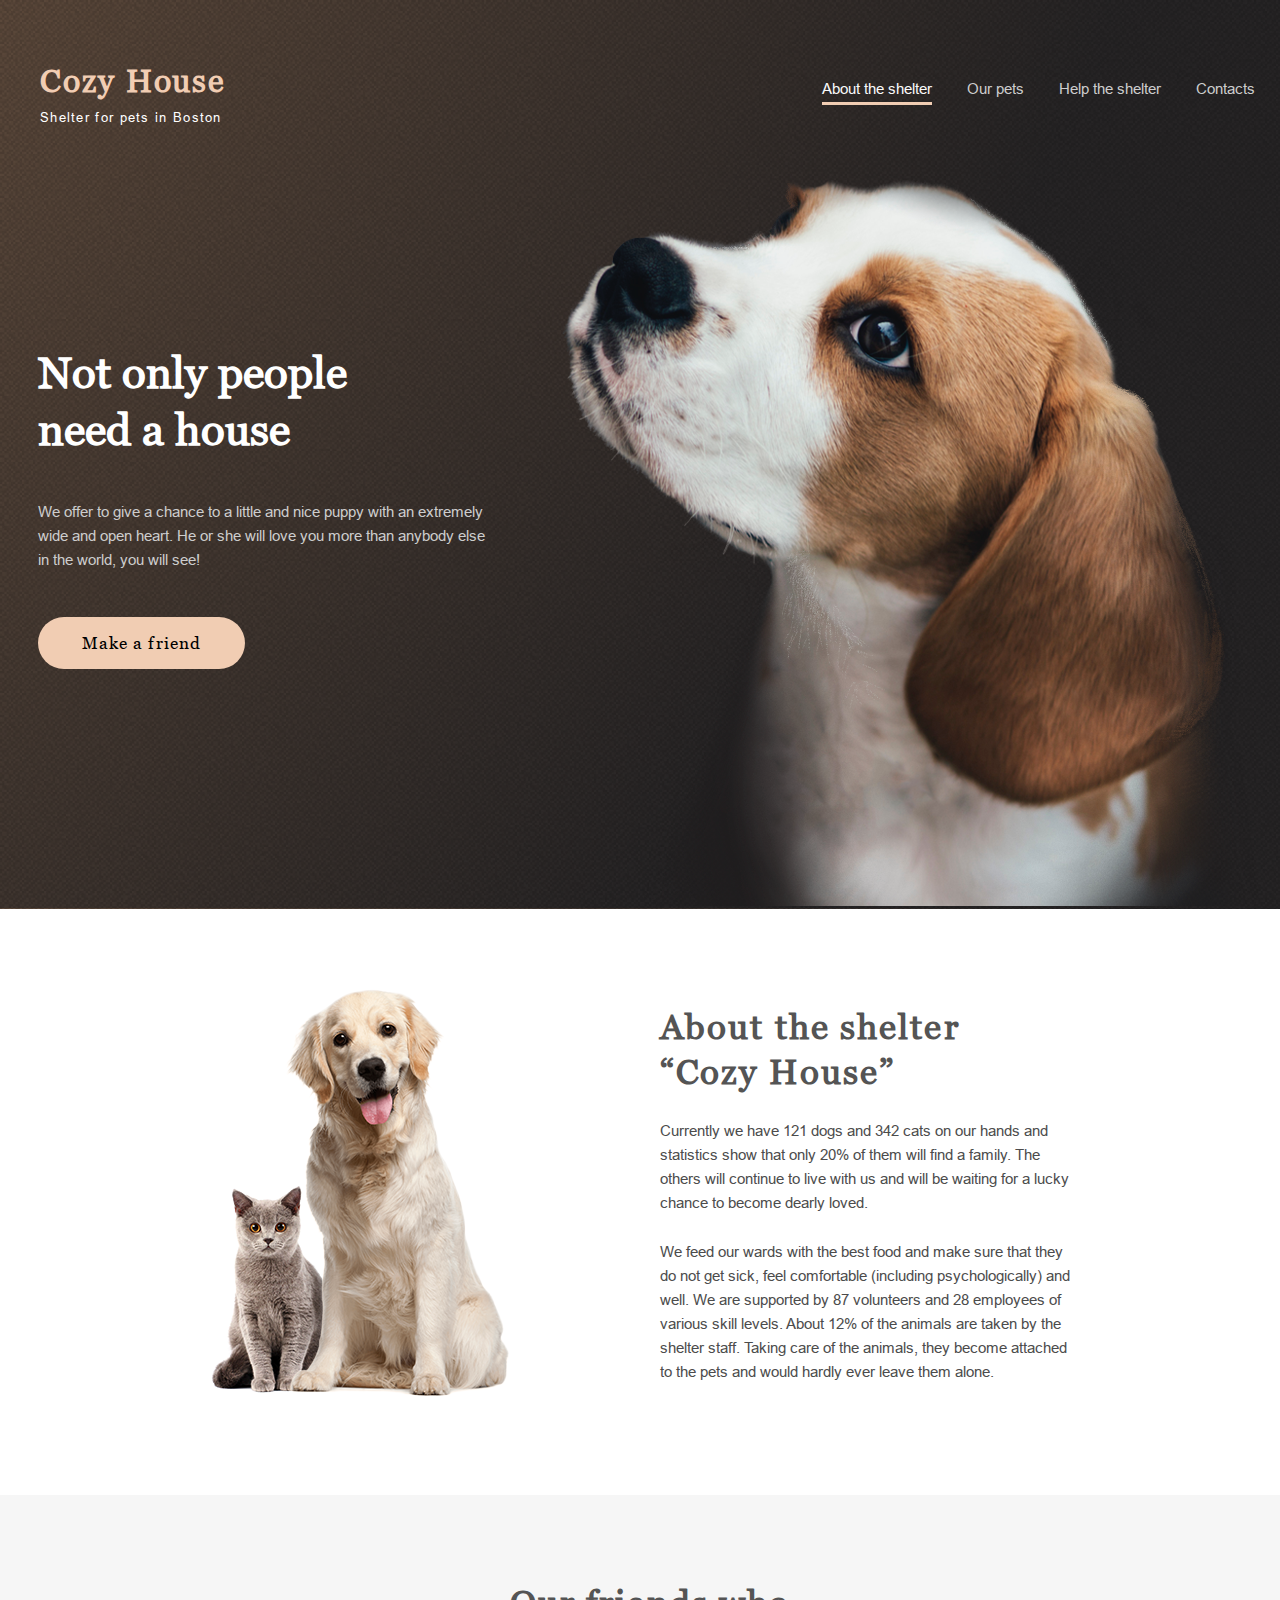
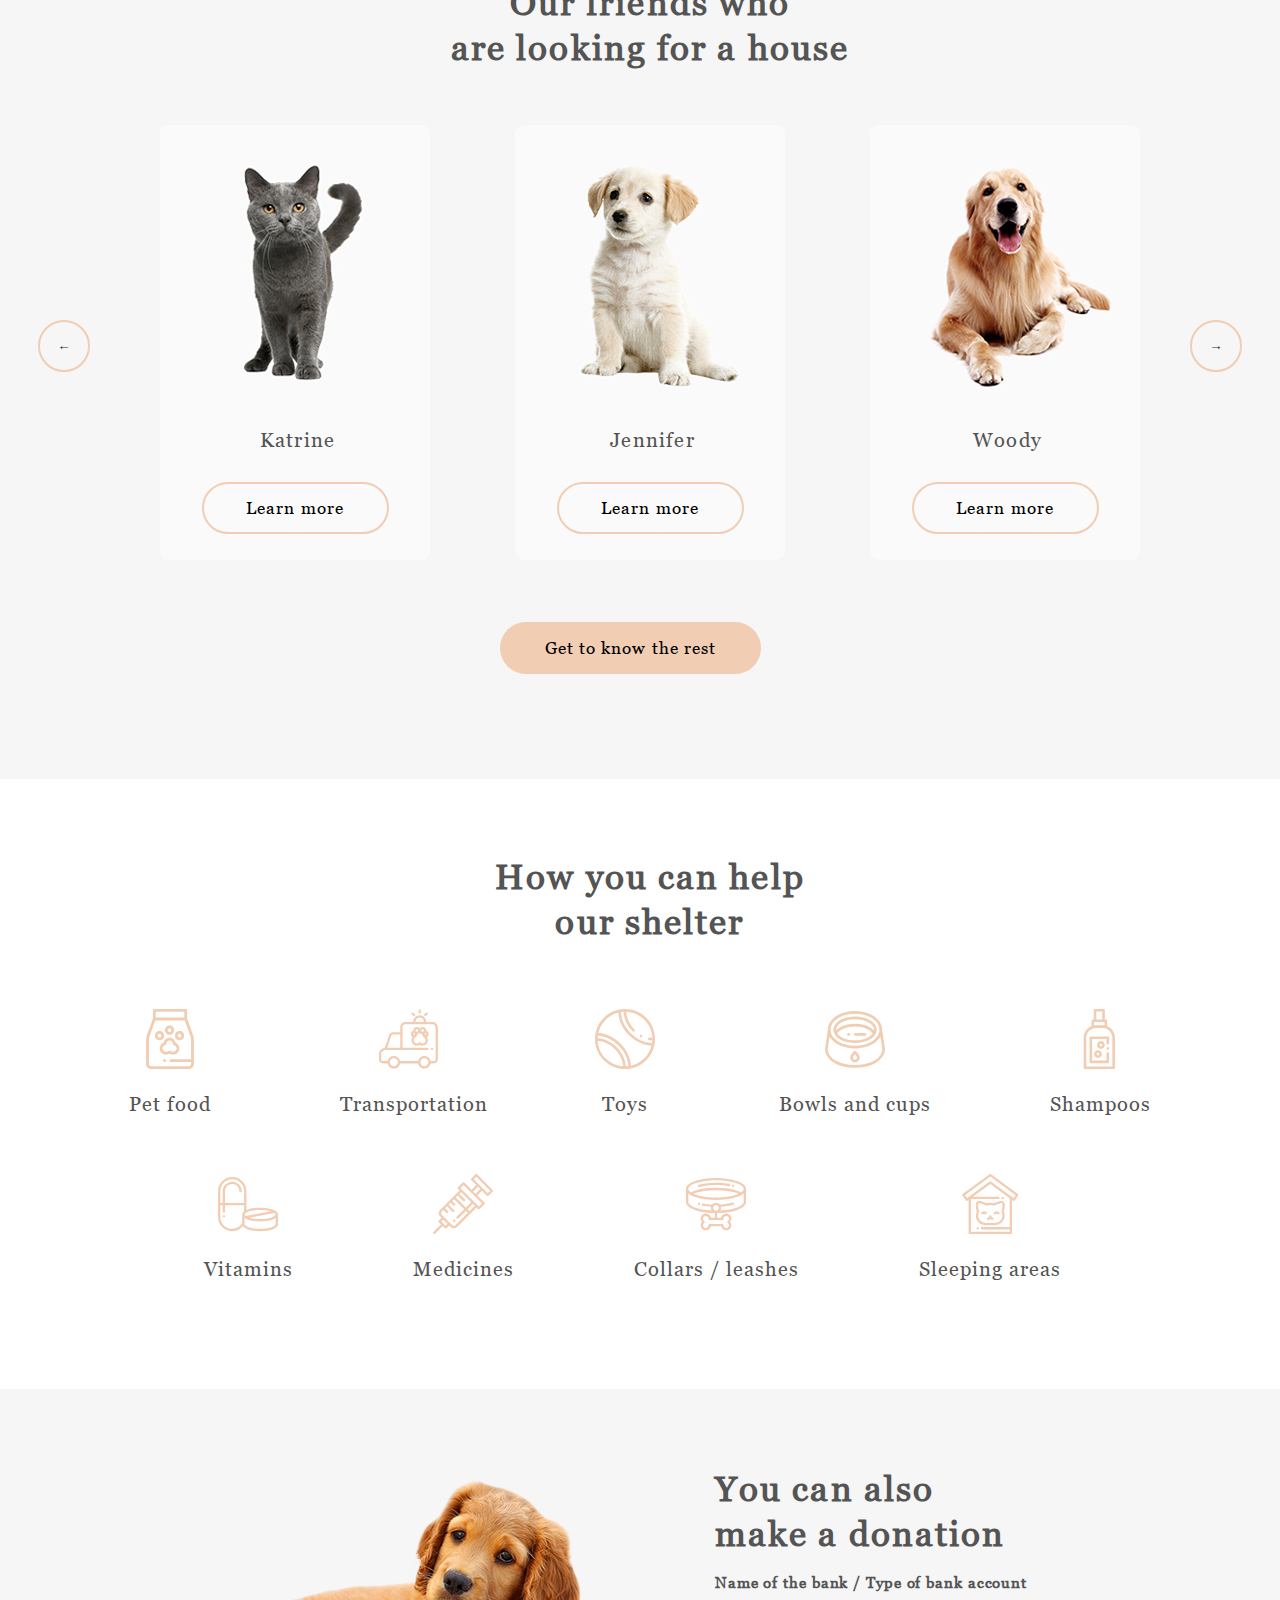
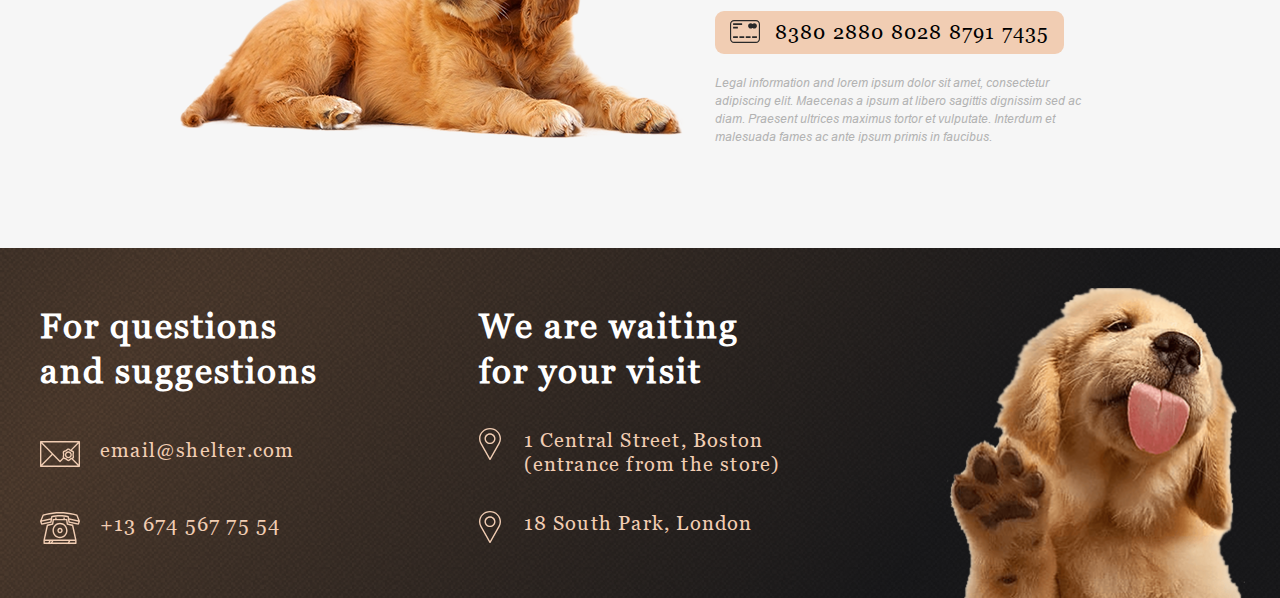
<file: Shelter/pages/main/index.html>
<!DOCTYPE html>
<html lang="en">
<head>
	<meta charset="UTF-8">
	<meta name="viewport" content="width=device-width, initial-scale=1.0">
	<link rel="stylesheet" href="style.css">
	<link rel="icon" href="../../assets/favicon.ico">
	<title>Shelter</title>
</head>
<body>
	<div class="background">
	    <header class="header-container">
			<div class="logo">
				<a href="javascript:void(0);" class="logo-link">
			        <h1 class="logo-title">Cozy House</h1>
			        <p class="logo-text">Shelter for pets in Boston</p>
			    </a>
			</div>
			<nav class="nav">
			    <ul class="nav-menu">
				    <li><a href="#about" class="nav-link-about">About the shelter</a></li>
				  	<li><a href="../pets/index.html" class="nav-link">Our pets</a></li>
				    <li><a href="#help" class="nav-link">Help the shelter</a></li>
				    <li><a href="#contacts" class="nav-link">Contacts</a></li>
				</ul>
			</nav>
		</header>
	    <section class="section start-screen">
			<div class="start-container">
		        <div class="col-left-start">
					<h2 class="start-title">Not only people<br>
					need a house</h2>
					<p class="start-text">We offer to give a chance to a little and nice puppy with an extremely<br>
					wide and open heart. He or she will love you more than anybody else<br>
					in the world, you will see!</p>
					<a href="#pets" class="link-pets">
					    <button class="start-button">Make a friend</button>
				    </a>
				</div>	
			    <div class="col-right-start">
					<img src="../../assets/png/start-screen-puppy.png" alt="img puppy" width="698" height="728">
				</div>
			</div>
		</section>
	</div>
	<main>
		<div class="main-container">
			<section class="section about" id="about">
				<div class="about-container">
					<div class="col-left-about">
				        <img src="../../assets/png/about-pets.png" alt="img pets" width="300" height="408">
				    </div>
					<div class="col-right-about">
					    <h3 class="section-title">About the shelter<br>
					    “Cozy House”</h3>	
				        <div class="about-text">
					        <p class="first-text">Currently we have 121 dogs and 342 cats on our hands and<br> 
						    statistics show that only 20% of them will find a family. The<br>
						    others will continue to live with us and will be waiting for a lucky<br>
						    chance to become dearly loved.</p>
				            <p class="second-text">We feed our wards with the best food and make sure that they<br>
					        do not get sick, feel comfortable (including psychologically) and<br>
					        well. We are supported by 87 volunteers and 28 employees of<br>
					        various skill levels. About 12% of the animals are taken by the<br>
					        shelter staff. Taking care of the animals, they become attached<br>
						    to the pets and would hardly ever leave them alone.</p>
			            </div>
				    </div>	
			    </div>
			</section>
			<section class="section pets" id="pets">
			   	<div class="section-title-wrapper">
					<h3 class="section-title">Our friends who<br>
					are looking for a house</h3>	
				</div>
			    <div class="slider-container">
					<button class="active">&larr;</button>
				    <div class="pets-cards">
					    <div class="pets-card">
						    <img class="pets" src="../../assets/png/pets-katrine.png" alt="img katrine" width="270" height="270">
						    <p class="name">Katrine</p>
						    <button class="button">Learn more</button>
					    </div>
					    <div class="pets-card">
						    <img class="pets" src="../../assets/png/pets-jennifer.png" alt="img jennifer" width="270" height="270">
						    <p class="name">Jennifer</p>
						    <button class="button">Learn more</button>
					    </div>
					    <div class="pets-card">
						    <img class="pets" src="../../assets/png/pets-woody.png" alt="img woody" width="270" height="270">
						    <p class="name">Woody</p>
						    <button class="button">Learn more</button>
					    </div>
				    </div>
					<button class="active">&rarr;</button>
				</div>
				<a href="../pets/index.html">
					<button class="pets-button">Get to know the rest</button>
				</a>
			</section>
			<section class="section help" id="help">
				<div class="section-title-wrapper">
				    <h3 class="section-title">How you can help<br>
					our shelter</h3>	
				</div>
			    <div class="grid-help">
					<div class="grid-item-help">
						<img class="grid-item" src="../../assets/svg/icon-pet-food.svg" alt="icon food" width="60" height="60">
						<p class="title-help">Pet food</p>
				    </div>
					<div class="grid-item-help">
						<img class="grid-item" src="../../assets/svg/icon-transportation.svg" alt="icon transportation" width="60" height="60">
						<p class="title-help">Transportation</p>
				    </div>
					<div class="grid-item-help">
						<img class="grid-item" src="../../assets/svg/icon-toys.svg" alt="icon toys" width="60" height="60">
						<p class="title-help">Toys</p>
				    </div>
					<div class="grid-item-help">
						<img class="grid-item" src="../../assets/svg/icon-bowls-and-cups.svg" alt="icon bowls" width="60" height="60">
						<p class="title-help">Bowls and cups</p>
				    </div>
					<div class="grid-item-help">
						<img class="grid-item" src="../../assets/svg/icon-shampoos.svg" alt="icon shampoos" width="60" height="60">
						<p class="title-help">Shampoos</p>
				    </div>
					<div class="second-grid">
					    <div class="grid-item-help">
						    <img class="grid-item" src="../../assets/svg/icon-vitamins.svg" alt="icon vitamins" width="60" height="60">
						    <p class="title-help">Vitamins</p>
				        </div>
					    <div class="grid-item-help">
						    <img class="grid-item" src="../../assets/svg/icon-medicines.svg" alt="icon medicines" width="60" height="60">
						    <p class="title-help">Medicines</p>
				        </div>
					    <div class="grid-item-help">
						    <img class="grid-item" src="../../assets/svg/icon-collars-leashes.svg" alt="icon collars-leashes" width="60" height="60">
						    <p class="title-help">Collars / leashes</p>
				        </div>
					    <div class="grid-item-help">
						    <img class="grid-item" src="../../assets/svg/icon-sleeping-area.svg" alt="icon sleeping-areas" width="60" height="60">
						    <p class="title-help">Sleeping areas</p>
				        </div>
	                </div>	
			    </div>
			</section>
			<section class="section donation">
				<div class="col-left-donation">
				    <img src="../../assets/png/donation-dog.png" alt="img dog" width="505" height="261">
			    </div>
				<div class="col-right-donation">
					    <h3 class="section-title">You can also<br>
						make a donation</h3>	
				        <h5 class="bank">Name of the bank / Type of bank account</h5>
                        <a href="javascript:void(0);">
						    <button class="credit-card">
						        <span class="icon-card">8380 2880 8028 8791 7435</span>
		                    </button>
					    </a>
					    <p class="donation-text">Legal information and lorem ipsum dolor sit amet, consectetur<br>
					    adipiscing elit. Maecenas a ipsum at libero sagittis dignissim sed ac<br>
					    diam. Praesent ultrices maximus tortor et vulputate. Interdum et<br>
					    malesuada fames ac ante ipsum primis in faucibus.</p>
				</div>
			</section>
		</div>	
	</main>
	<footer class="footer-container">
		<div class="contacts" id="contacts">
		    <h3 class="section-title-footer">For questions<br>
			and suggestions</h3>	
			<div class="contact-items">
				<div class="icon-email">
					<a class="item" href="mailto:email@shelter.com">email@shelter.com</a>
				</div>
				<div class="icon-phone">
				    <a class="item" href="tel:+13 674 567 75 54">+13 674 567 75 54</a>
			    </div>
		    </div>
		</div>
		<div class="locations">
		    <h3 class="section-title-footer">We are waiting<br>
				for your visit</h3>	
			<div class="location-items">
				<div class="icon-boston">
					<a class="location-item" href="https://goo.gl/maps/BcphcZJmUw11fKz37">1 Central Street, Boston<br>
					(entrance from the store)</a>
				</div>
				<div class="icon-london">
					<a class="location-item" href="https://goo.gl/maps/wS3dk5DHnSx7F7fM6">18 South Park, London</a>
				</div>
			</div>
		</div>
		<img class="footer-puppy" src="../../assets/png/footer-puppy.png" alt="img footer-puppy" width="300" height="310">
	 </footer>
</body>
</html>
</file>
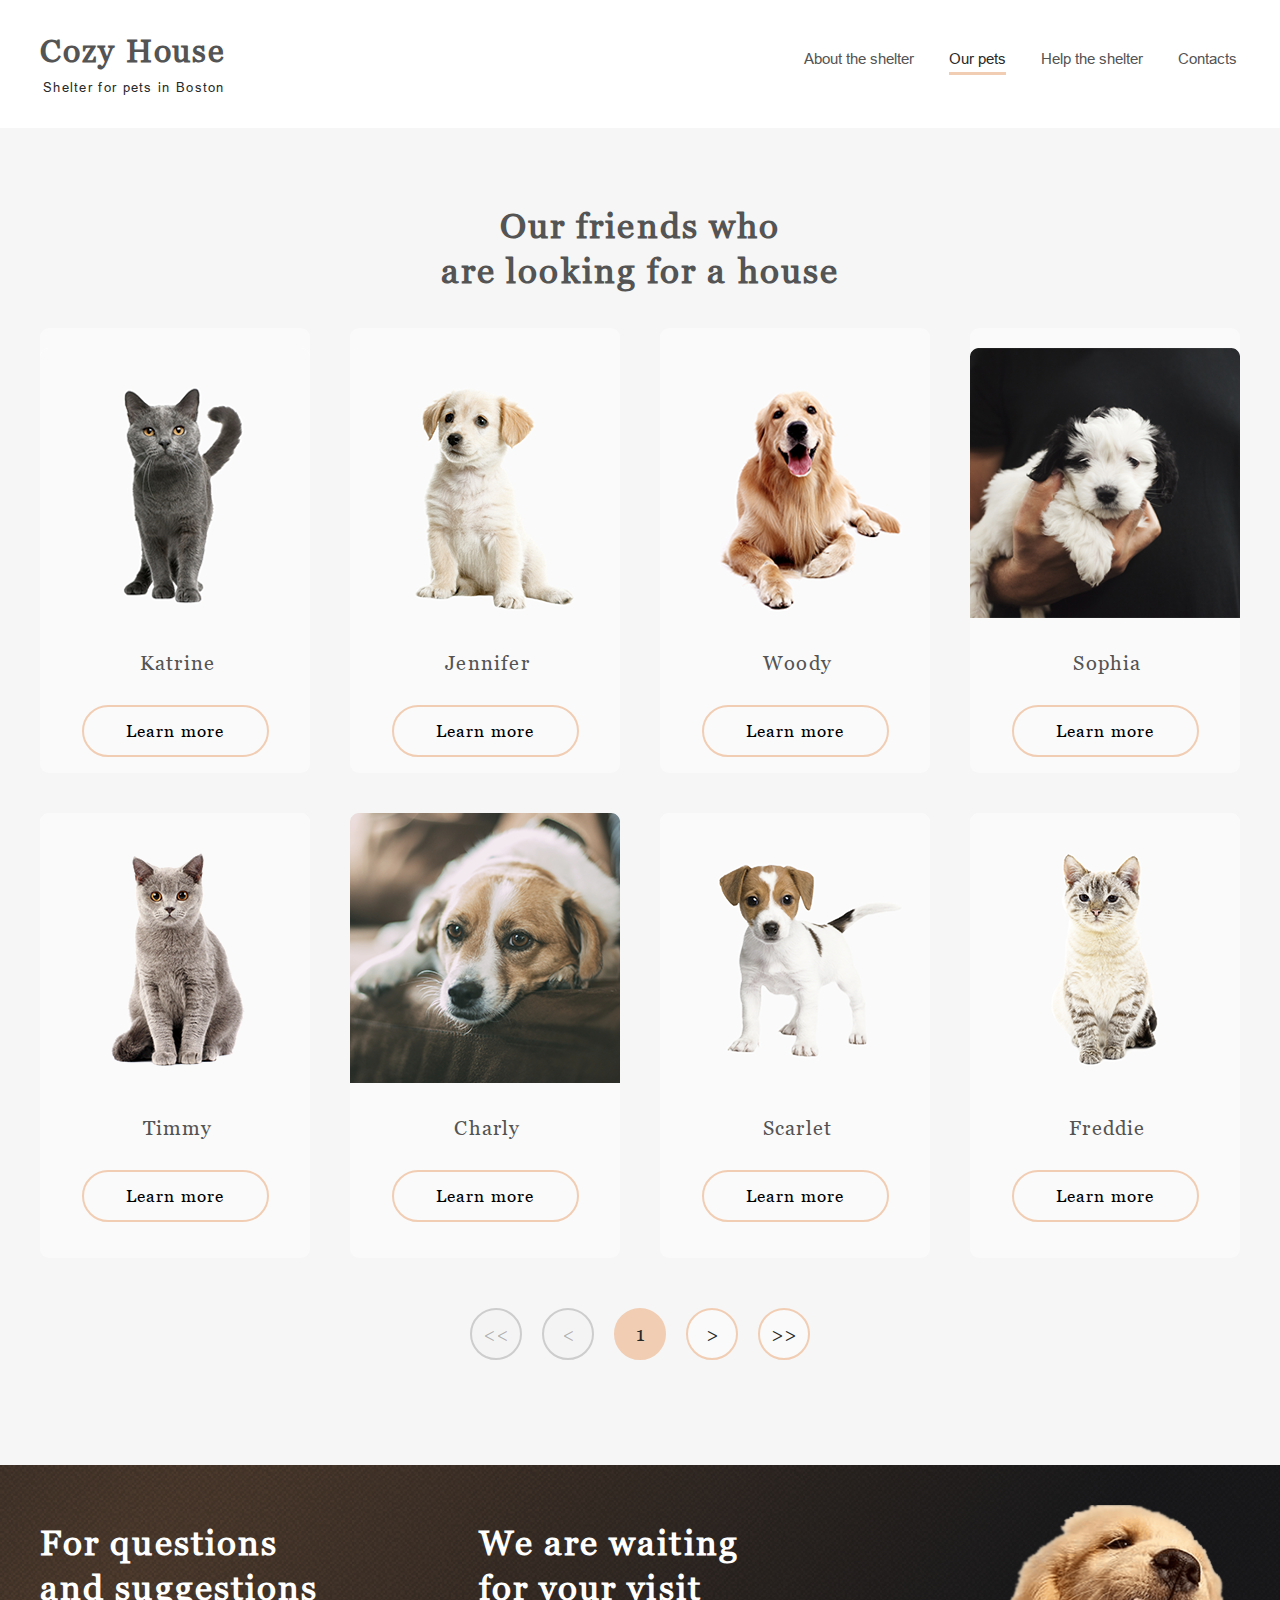
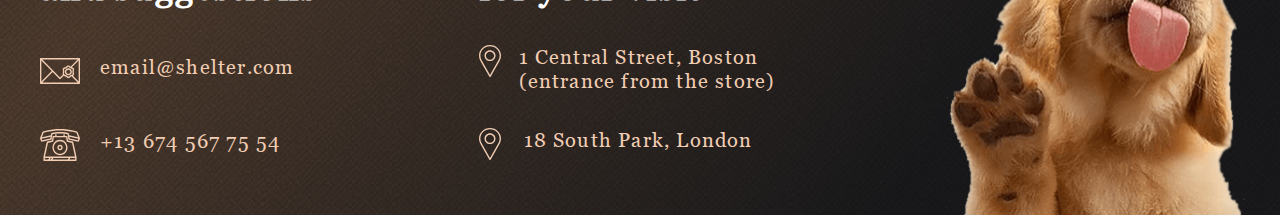
<file: Shelter/pages/pets/index.html>
<!DOCTYPE html>
<html lang="en">
<head>
	<meta charset="UTF-8">
	<meta name="viewport" content="width=device-width, initial-scale=1.0">
	<link rel="stylesheet" href="style.css">
	<link rel="icon" href="../../assets/favicon.ico">
	<title>Shelter</title>
</head>
<body>
	<header class="header-container">
		<div class="logo">
			<a href="../main/index.html" class="nav-link">
			    <h1 class="logo-title">Cozy House</h1>
			    <p class="logo-text">Shelter for pets in Boston</p>
		    </a>
		</div>
		<nav class="nav">
			<ul class="nav-menu">
				<li><a href="../main/index.html" class="nav-link">About the shelter</a></li>
				<li><a href="#pets" class="nav-link-pets">Our pets</a></li>
				<li><a href="../main/index.html#help" class="nav-link">Help the shelter</a></li>
				<li><a href="#contacts" class="nav-link">Contacts</a></li>
			</ul>
		</nav>
	</header>
    <main>
	<section class="section pets" id="pets">
		<div class="section-title-wrapper">
		    <h3 class="section-title">Our friends who<br>
		    are looking for a house</h3>	
	    </div>
	    <div class="slider-container">
		    <div class="pets-card">
			    <img class="first-pet" src="../../assets/png/pets-katrine.png" alt="img katrine" width="270" height="270">
			    <p class="name">Katrine</p>
			    <button class="button">Learn more</button>
		    </div>
		    <div class="pets-card">
			    <img class="first-pet" src="../../assets/png/pets-jennifer.png" alt="img jennifer" width="270" height="270">
			    <p class="name">Jennifer</p>
			    <button class="button">Learn more</button>
		    </div>
		    <div class="pets-card">
			    <img class="first-pet" src="../../assets/png/pets-woody.png" alt="img woody" width="270" height="270">
			    <p class="name">Woody</p>
			    <button class="button">Learn more</button>
		    </div>
		    <div class="pets-card">
			    <img class="first-pet" src="../../assets/png/pets-sophia.png" alt="img sophia" width="270" height="270">
			    <p class="name">Sophia</p>
			    <button class="button">Learn more</button>
		    </div>
			<div class="pets-card">
			    <img class="pet" src="../../assets/png/pets-timmy.png" alt="img timmy" width="270" height="270">
			    <p class="name">Timmy</p>
			    <button class="button">Learn more</button>
		    </div>
			<div class="pets-card">
			    <img class="pet" src="../../assets/png/pets-charly.png" alt="img charly" width="270" height="270">
			    <p class="name">Charly</p>
			    <button class="button">Learn more</button>
		    </div>
			<div class="pets-card">
			    <img class="pet" src="../../assets/png/pets-scarlet.png" alt="img scarlet" width="270" height="270">
			    <p class="name">Scarlet</p>
			    <button class="button">Learn more</button>
		    </div>
			<div class="pets-card">
			    <img class="pet" src="../../assets/png/pets-freddie.png" alt="img freddie" width="270" height="270">
			    <p class="name">Freddie</p>
			    <button class="button">Learn more</button>
		    </div>
	    </div>
	    <div class="pagination">
			<button disabled class="inactive">&lt;&lt;</button>
			<button disabled class="inactive">&lt;</button>
			<button class="page">1</button>
			<button class="active">&gt;</button>
			<button class="active">&gt;&gt;</button>
		</div>
    </section>
    </main>
    <footer class="footer-container">
	    <div class="contacts" id="contacts">
		    <h3 class="section-title-footer">For questions<br>
		    and suggestions</h3>	
		    <div class="contact-items">
			    <div class="icon-email">
				    <a class="item" href="mailto:email@shelter.com">email@shelter.com</a>
			    </div>
			    <div class="icon-phone">
				    <a class="item" href="tel:+13 674 567 75 54">+13 674 567 75 54</a>
			    </div>
		    </div>
	    </div>
	    <div class="locations">
		    <h3 class="section-title-footer">We are waiting<br>
			for your visit</h3>	
		    <div class="location-items">
			    <div class="icon-boston">
				    <a class="location-item" href="https://goo.gl/maps/BcphcZJmUw11fKz37">1 Central Street, Boston<br>
				    (entrance from the store)</a>
			    </div>
			    <div class="icon-london">
				    <a class="location-item" href="https://goo.gl/maps/wS3dk5DHnSx7F7fM6">18 South Park, London</a>
			    </div>
		    </div>
	    </div>
	    <img class="footer-puppy" src="../../assets/png/footer-puppy.png" alt="img footer-puppy" width="300" height="310">
    </footer>
</body>
</html>
</file>
<file: Shelter/pages/main/style.css>
/*general*/
@font-face {
	font-family: 'Arial';
	src: url("../../assets/fonts/arial.ttf");
}

@font-face {
	font-family: 'Georgia';
	src: url("../../assets/fonts/georgia.ttf");
}

@font-face {
	font-family: 'Ariali';
	src: url("../../assets/fonts/ariali.ttf");
}

html {
	scroll-behavior: smooth; 
}

body {
	max-width: 1280px;
	font-family: Arial;
	font-size: 15px;
	background-color: #211F20;
	overflow-x: hidden;
	margin: auto;
}

.background {
	background: url("../../assets/png/start-screen-gradient-background.png");
}

.section-title-wrapper {
    display: flex;
	justify-content: center;
	text-align: center;
	padding: 30px 0 0 20px;
}

.section-title {
	font-family: Georgia;
    font-size: 35px;
	letter-spacing: 0.06em;
	line-height: 45px;
	color: #545454;
}

/*header*/
.header-container {
	max-width: 1280px;
	display: flex;
	justify-content: space-between;
}	

.logo {
	padding: 40px 20px 40px 40px;
}

.logo-link {
	text-decoration: none;
}

.logo-title {
	font-family: Georgia;
	font-size: 32px;
	color:#F1CDB3;
	letter-spacing: 0.06em;
}

.logo-text {
	font-size: 13px;
	color: #FFFFFF;
	letter-spacing: 0.10em;
	margin-top: -12px;
}

.nav {
	padding: 65px 25px 30px 50px;
}

.nav-menu {
	display: flex;
	gap: 35px;
	list-style: none;
}

.nav-link-about {
	color: #FAFAFA;
	text-decoration: none;
	border-bottom: 3px solid #F1CDB3;
	padding-bottom: 5px;
}

.nav-link {
	text-decoration: none;
	color: #CDCDCD;
}

.nav-link:hover {
	color: #FAFAFA;
}

/*section start-screen*/
.start-container {
	display: flex;
	justify-content: space-between;
	padding: 0 20px 0 38px;
}

.col-left-start {
    padding-top: 130px;
}

.start-title {
	color:#FFFFFF;
	font-family: Georgia;
	font-size: 44px;
	line-height: 57px;
	padding-bottom: 5px;
}

.start-text {
	color:#CDCDCD;
	line-height: 24px;
	padding-bottom: 30px;
}

.start-button {
	width: 207px;
	height: 52px;
	font-family: Georgia;
	font-size: 17px;
    background-color: #F1CDB3;
    border-radius: 100px;
	border: 0;
    cursor: pointer;
	letter-spacing: 0.06em;
}

.start-button:hover {
	background-color: #FDDCC4;
}

.link-pets {
	text-decoration: none;
	color: #292929;
}

/*section about*/
.about-container {
	max-width: 1280px;
	display: flex;
	justify-content: space-between;
	background: #FFFFFF;
	padding: 80px 200px 95px 210px;
}

.col-right-about {
	margin-top: -20px;
}

.about-text {
	color: #4C4C4C;
	line-height: 24px;
	margin-top: -20px;
}

.first-text {
	padding: 10px 10px 0 0;
}

.second-text {
padding: 10px 10px 0 0;
}

/*section pets*/
.pets {
	background: #F6F6F6;
	padding-top: 20px;
}

.slider-container {
	display: flex;
	justify-content: center;
}

.active {
	width: 52px;
    height: 52px;
	font-family: Georgia;
	border-radius: 100px;
	border: 2px solid #F1CDB3;
	color: #292929;
	background-color: #F6F6F6;
	margin-top: 215px;
	cursor: pointer;
}

.active:hover {
	background-color: #FDDCC4;
}

.pets-cards {
	display: flex;
	justify-content: center;
	gap: 85px;
	margin: 0 50px 0 70px;
}

.pets-card {
	width: 270px;
	height: 455px;
	background-color: #FAFAFA;
	border-radius: 9px;
	text-align: center;
	margin-bottom: 62px;
	cursor: pointer;
}

.pets-card:hover {
	box-shadow: 0px 2px 35px 14px #0D0D0D0A;
	color: #FFFFFF;
}

.pets-card:hover button {
  background-color: #FDDCC4;
}

.name {
	font-family: Georgia;
	font-size: 20px;
	letter-spacing: 0.06em;
    color: #545454;
	padding: 10px 0 10px 5px;
}

.button {
	width: 187px;
	height: 52px;
	font-family: Georgia;
	font-size: 17px;
	letter-spacing: 0.06em;
	border-radius: 100px;
	border: 2px solid #F1CDB3;
	cursor: pointer;
	background-color: #FAFAFA;
}

.pets-button {
	width: 261px;
	height: 52px;
	font-family: Georgia;
	font-size: 17px;
    background-color: #F1CDB3;
    border-radius: 100px;
	border: 0;
    cursor: pointer;
	letter-spacing: 0.06em;
	margin: 0 0 105px 500px;
}

.pets-button:hover {
	background-color: #FDDCC4;
}

/*section help*/
.help {
	background: #FFFFFF;
	padding-top: 10px;
}

.grid-help {
	display: grid;
	grid-template-columns: 340px 135px 300px 160px 330px;
	grid-template-rows: 140px 215px;
	row-gap: 25px;
	margin-top: 30px;
}

.second-grid {
	display: grid;
	grid-column: 1/6;
    grid-template-columns: 89px 101px 165px 143px;
    justify-content: center;
    column-gap: 120px;
}

.grid-item-help {
	text-align: center;
}
  
.grid-item {
	width: 60px;
	height: 60px;
}

.title-help {
	font-family: Georgia;
	font-size: 20px;
	letter-spacing: 0.05em;
	color: #545454;
}

/*section donation*/
.donation {
	background: #F6F6F6;
	display: flex;
	padding-bottom: 50px;
}

.col-left-donation {
	padding: 90px 0 0 180px;
}

.col-right-donation {
	padding: 42px 40px 40px 30px;
}

.bank {
	font-family: Georgia;
	font-size: 15px;
	letter-spacing: 0.06em;
	color: #545454;
    margin-top: -18px;
}

.donation-text {
	font-family: Ariali;
	font-size: 12px;
	color: #B2B2B2;
    line-height: 18px;
	margin-top: 20px;
}  

.credit-card {
	width: 349px;
	height: 43px;
	font-family: Georgia;
	font-size: 20px;
	background: #F1CDB3;
    border-radius: 9px;
	border: 0;
    cursor: pointer;
	letter-spacing: 0.06em;
	margin-top: -5px;
}

.credit-card:hover {
	background-color: #FDDCC4;
}

.icon-card {
	background: url("../../assets/svg/credit-card.svg");
	background-repeat: no-repeat;
	padding-left: 45px;
}

/*footer*/
.footer-container {
	display: flex;
	background: url("../../assets/png/footer-gradient-background.png");
}

.section-title-footer {
	font-family: Georgia;
    font-size: 35px;
	letter-spacing: 0.06em;
	line-height: 45px;
	color: #FFFFFF;
}

.contacts {
	padding: 20px 0 0 40px;
}

.contact-items {
	font-family: Georgia;
    font-size: 20px;
	letter-spacing: 0.06em;
	padding-top: 10px;	
}

.item {
	text-decoration: none;
	color:#F1CDB3;
	padding-left: 60px;
}

.icon-email {
	background: url("../../assets/svg/icon-email.svg");
	background-repeat: no-repeat;
	padding-bottom: 50px;
}

.icon-phone {
	background: url("../../assets/svg/icon-phone.svg");
	background-repeat: no-repeat;
	height: 32px;
}

.locations {
	padding: 20px 0 0 160px;
}

.location-items {
	font-family: Georgia;
    font-size: 20px;
	letter-spacing: 0.06em;
}

.location-item {
	color:#F1CDB3;
	text-decoration: none;
}

.icon-boston {
	background: url("../../assets/svg/icon-marker.svg");
	background-repeat: no-repeat;
	padding: 0 0 35px 45px;
}

.icon-london {
	background: url("../../assets/svg/icon-marker.svg");
	height: 32px;
	background-repeat: no-repeat;
	padding-left: 45px;
}

.footer-puppy {
	padding: 40px 0 0 165px;
}
</file>
<file: Shelter/pages/pets/style.css>
/*general*/
@font-face {
	font-family: 'Arial';
	src: url("../../assets/fonts/arial.ttf");
}

@font-face {
	font-family: 'Georgia';
	src: url("../../assets/fonts/georgia.ttf");
}

html {
	scroll-behavior: smooth; 
}

body {
	max-width: 1280px;
	font-family: Arial;
	font-size: 15px;
	background-color: #211F20;
	overflow-x: hidden;
	margin: auto;
}

/*header*/
.header-container {
    display: flex;
    justify-content: space-between;
    background-color: #FFFFFF;
    position: sticky;
    top: 0;
    right: 0;
    left: 0;
}	

.logo {
	padding: 10px 20px 20px 40px;
}

.logo-title {
	font-family: Georgia;
	font-size: 32px;
	color:#545454;
	letter-spacing: 0.06em;
}

.logo-text {
	font-size: 13px;
	color: #292929;
	letter-spacing: 0.10em;
	padding-left: 3px;
	margin-top: -12px;
}

.nav {
	padding: 35px 43px 20px 45px;
}

.nav-menu {
	display: flex;
	gap: 35px;
	list-style: none;
}

.nav-link-pets {
	color: #292929;
	text-decoration: none;
	border-bottom: 3px solid #F1CDB3;
	padding-bottom: 5px;
}

.nav-link {
	text-decoration: none;
	color: #545454;
}

.nav-link:hover {
	color: #292929;
}

/*section pets*/
.pets {
	background: #F6F6F6;
}

.section-title-wrapper {
    display: flex;
	justify-content: center;
	text-align: center;
	padding-top: 40px;
}

.section-title {
	font-family: Georgia;
    font-size: 35px;
	letter-spacing: 0.06em;
	line-height: 45px;
	color: #545454;
}

.slider-container {
	display: flex;
	justify-content: center;
    flex-wrap: wrap;
	gap: 40px;
}

.pets-card {
	width: 270px;
	height: 445px;
	background-color: #FAFAFA;
	border-radius: 9px;
	text-align: center;
	cursor: pointer;
}

.pets-card:hover {
	box-shadow: 0px 2px 35px 14px #0D0D0D0A;
	color: #FFFFFF;
}

.pets-card:hover button {
	background-color: #FDDCC4;
}

.first-pet {
	padding-top: 20px;
}

.name {
	font-family: Georgia;
	font-size: 20px;
	letter-spacing: 0.06em;
    color: #545454;
	padding: 10px 0 10px 5px;
}

.button {
	width: 187px;
	height: 52px;
	font-family: Georgia;
	font-size: 17px;
	letter-spacing: 0.06em;
	border-radius: 100px;
	border: 2px solid #F1CDB3;
	cursor: pointer;
	background-color: #FAFAFA;
}

.pagination {
	display: flex;
	gap: 20px;
	padding: 50px 0 105px 470px;
}

.inactive {
	width: 52px;
    height: 52px;
	font-family: Georgia;
	font-size: 20px;
	border-radius: 100px;
	border: 2px solid #CDCDCD;
}

.active {
	width: 52px;
    height: 52px;
	font-family: Georgia;
	font-size: 20px;
	border-radius: 100px;
	border: 2px solid #F1CDB3;
	color: #292929;
	background-color: #FAFAFA;
	cursor: pointer;
}

.active:hover {
	background-color:#F1CDB3;
}

.page {
	width: 52px;
    height: 52px;
	font-family: Georgia;
	font-size: 20px;
	border-radius: 100px;
	border: 2px solid #F1CDB3;
	color: #292929;	
	background: #F1CDB3;
}

/*footer*/
.footer-container {
	display: flex;
	background: url("../../assets/png/footer-gradient-background.png");
}

.section-title-footer {
	font-family: Georgia;
    font-size: 35px;
	letter-spacing: 0.06em;
	line-height: 45px;
	color: #FFFFFF;
}

.contacts {
	padding: 20px 0 0 40px;
}

.contact-items {
	font-family: Georgia;
    font-size: 20px;
	letter-spacing: 0.06em;
	padding-top: 10px;	
}

.item {
	text-decoration: none;
	color:#F1CDB3;
	padding-left: 60px;
}

.icon-email {
	background: url("../../assets/svg/icon-email.svg");
	background-repeat: no-repeat;
	padding-bottom: 50px;
}

.icon-phone {
	background: url("../../assets/svg/icon-phone.svg");
	background-repeat: no-repeat;
	height: 32px;
}

.locations {
	padding: 20px 0 0 160px;
}

.location-items {
	font-family: Georgia;
    font-size: 20px;
	letter-spacing: 0.06em;
}

.location-item {
	color:#F1CDB3;
	text-decoration: none;
}

.icon-boston {
	background: url("../../assets/svg/icon-marker.svg");
	background-repeat: no-repeat;
	padding: 0 0 35px 40px;
}

.icon-london {
	background: url("../../assets/svg/icon-marker.svg");
	height: 32px;
	background-repeat: no-repeat;
	padding-left: 45px;
}

.footer-puppy {
	padding: 40px 0 0 170px;
}
</file>
